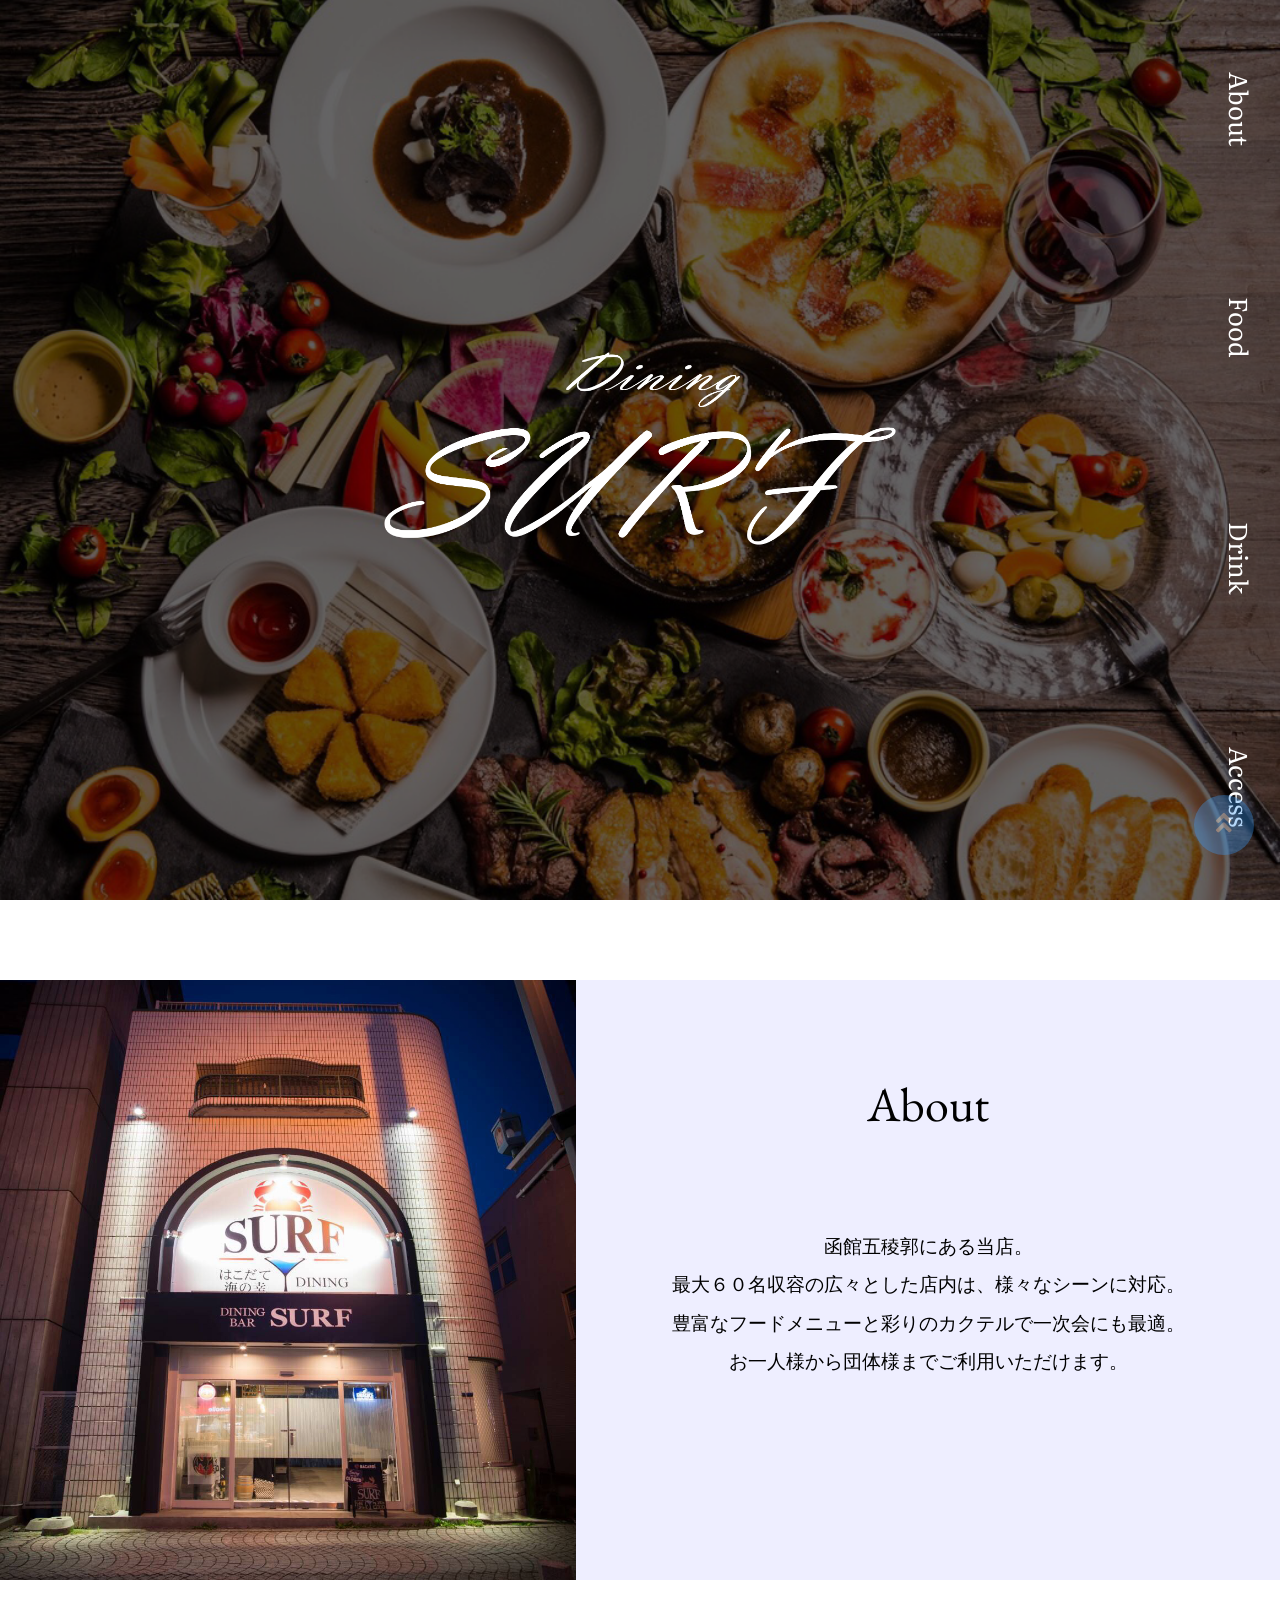
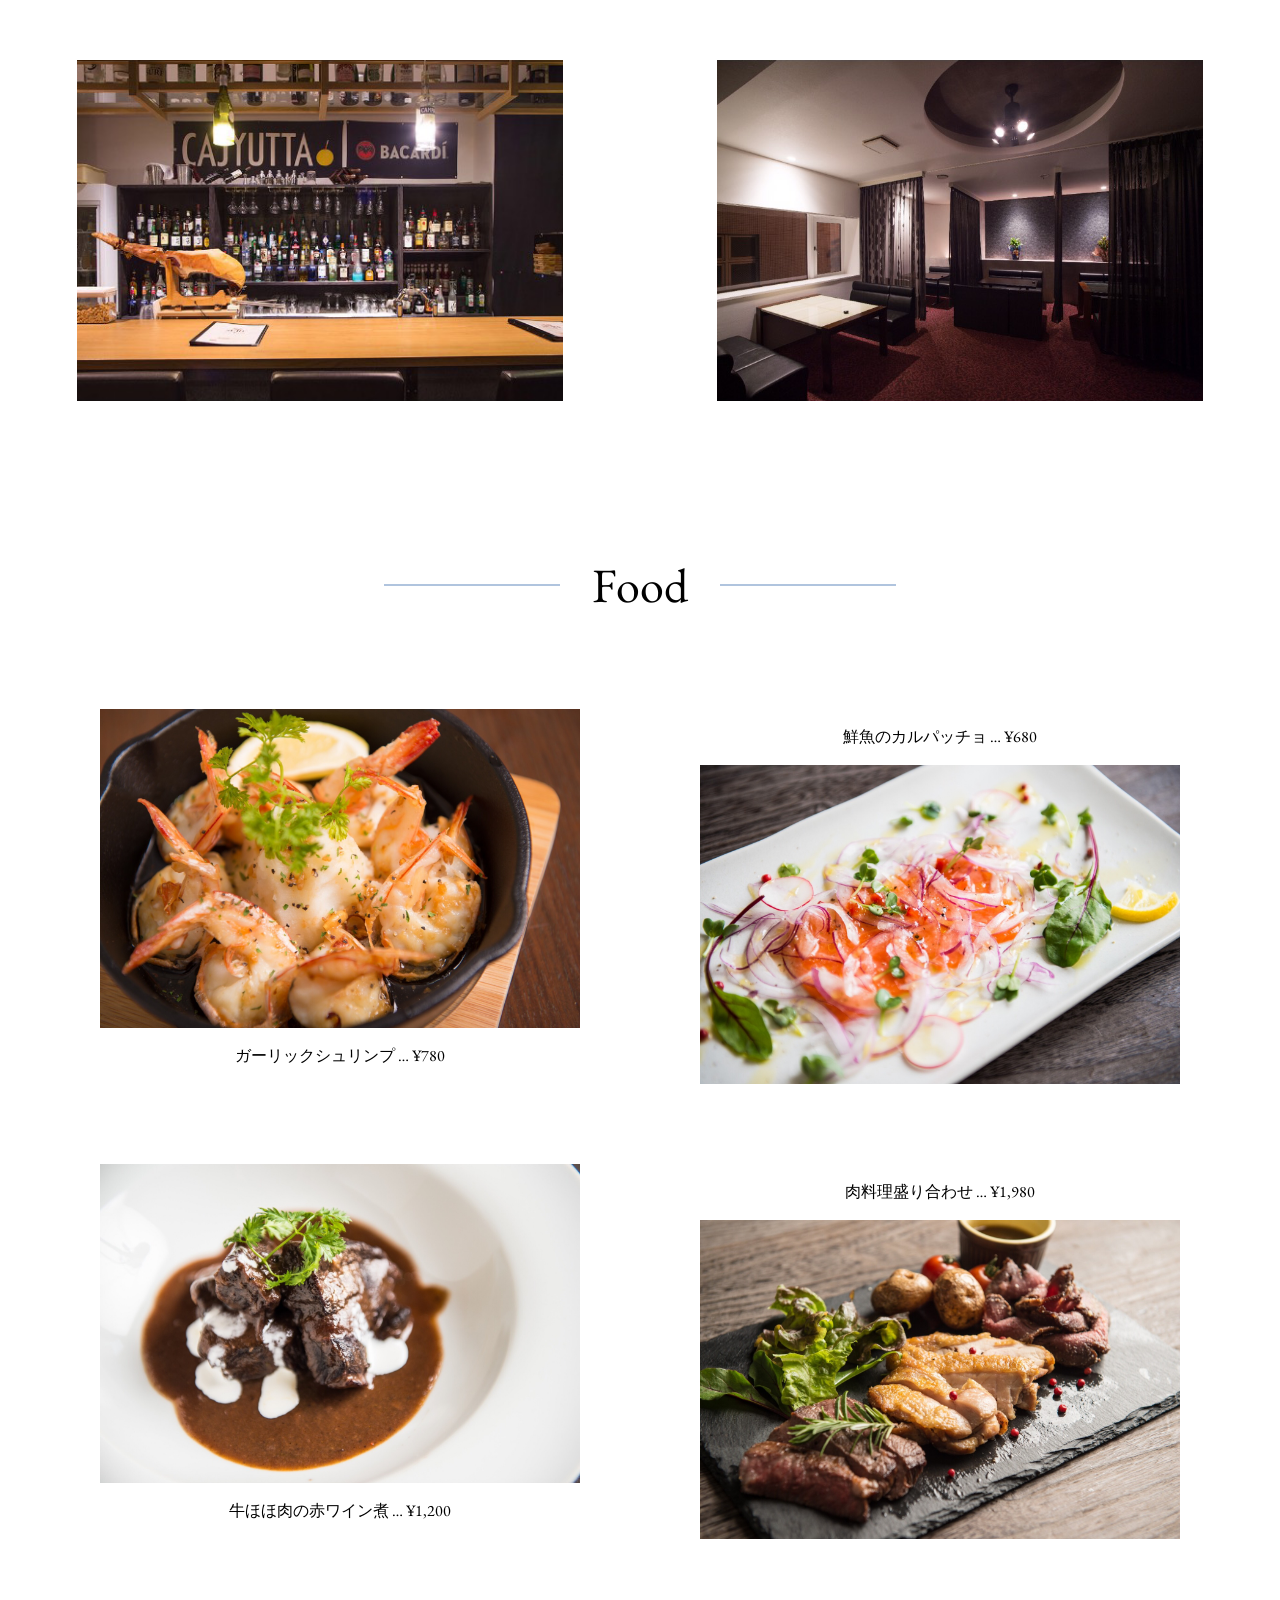
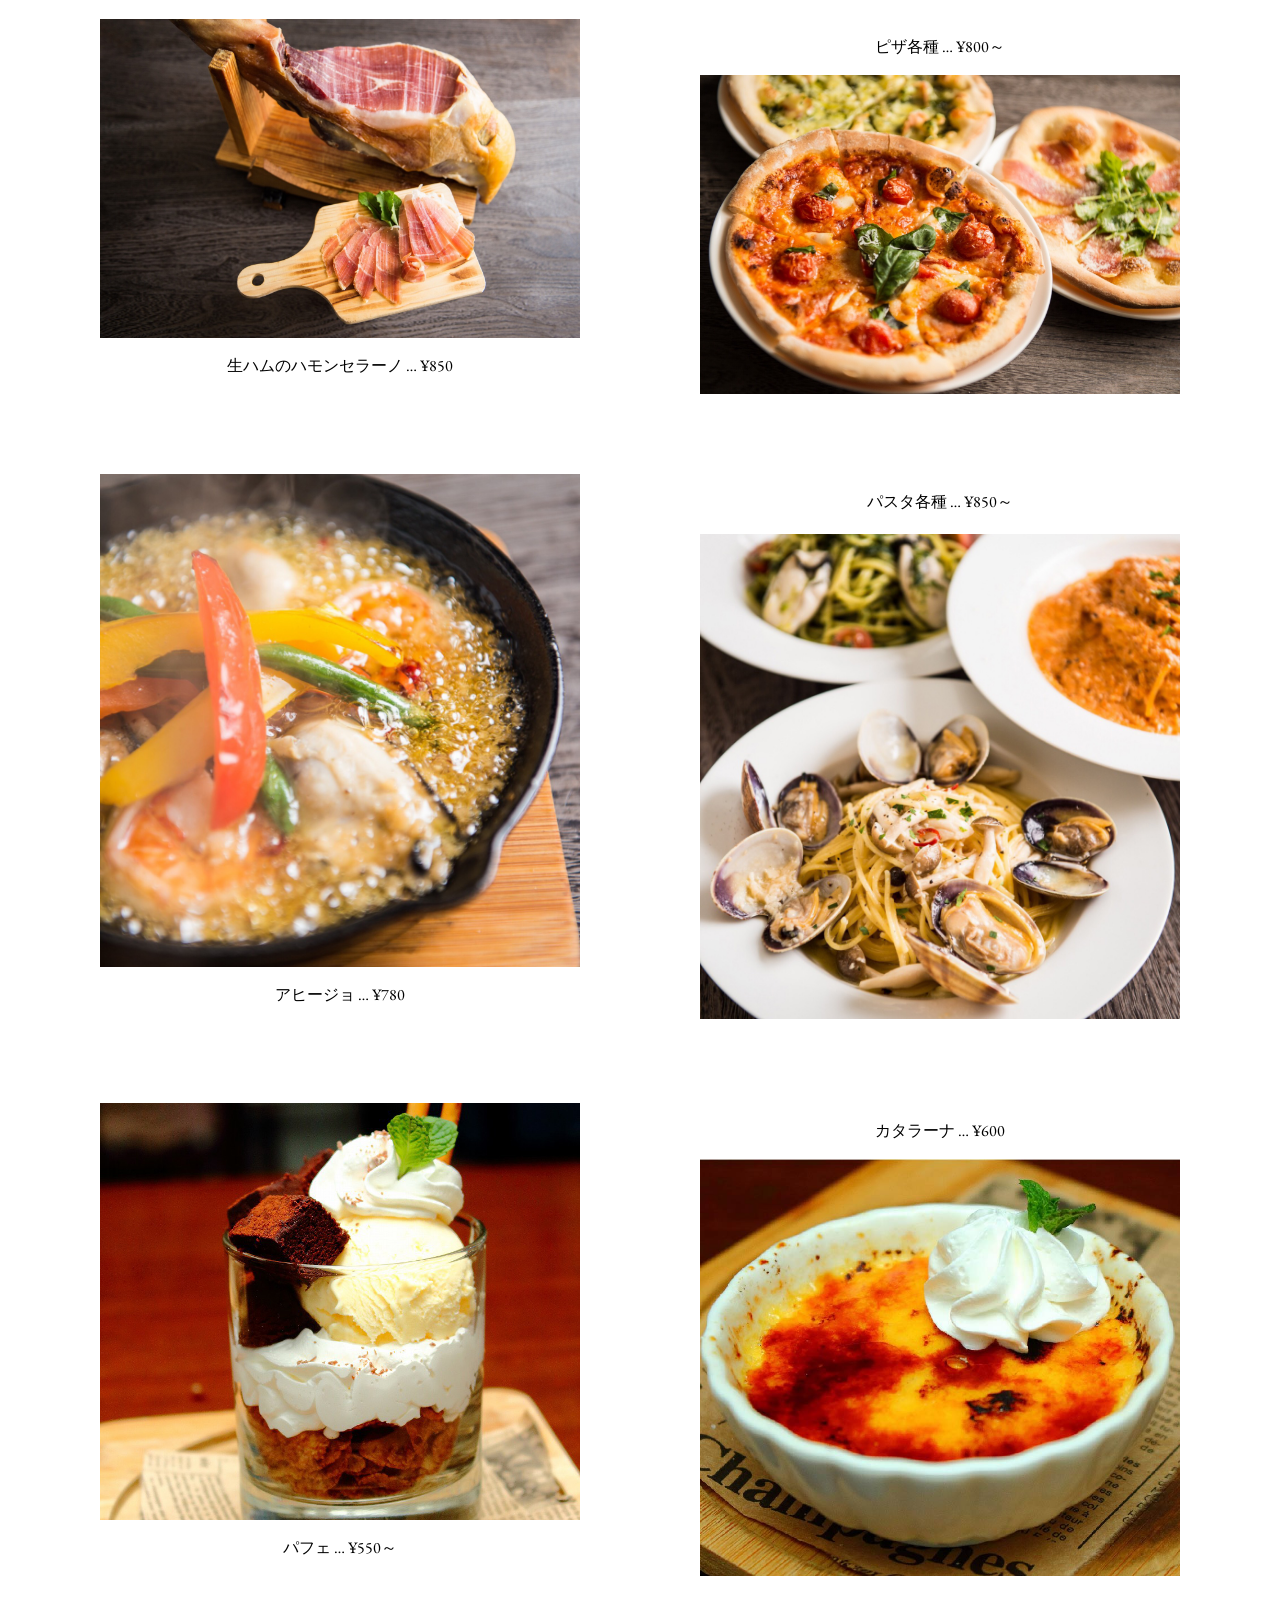
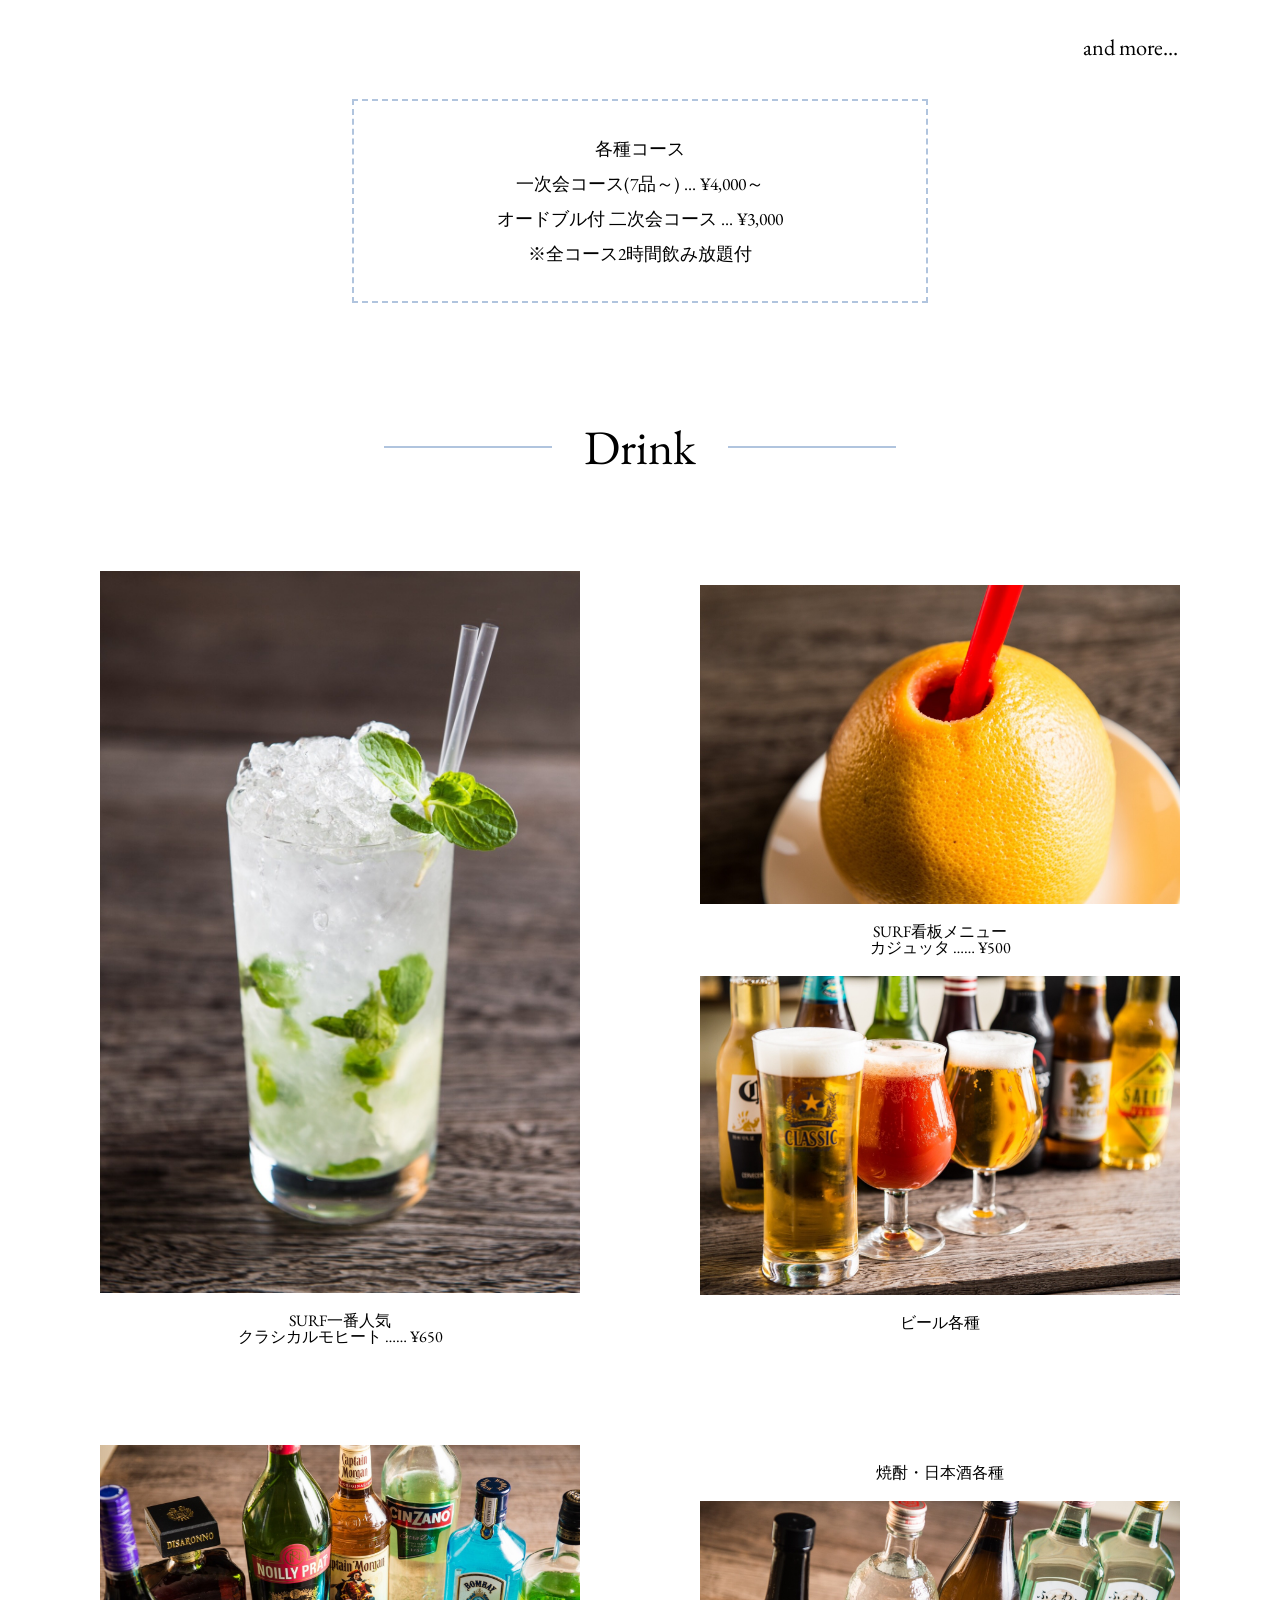
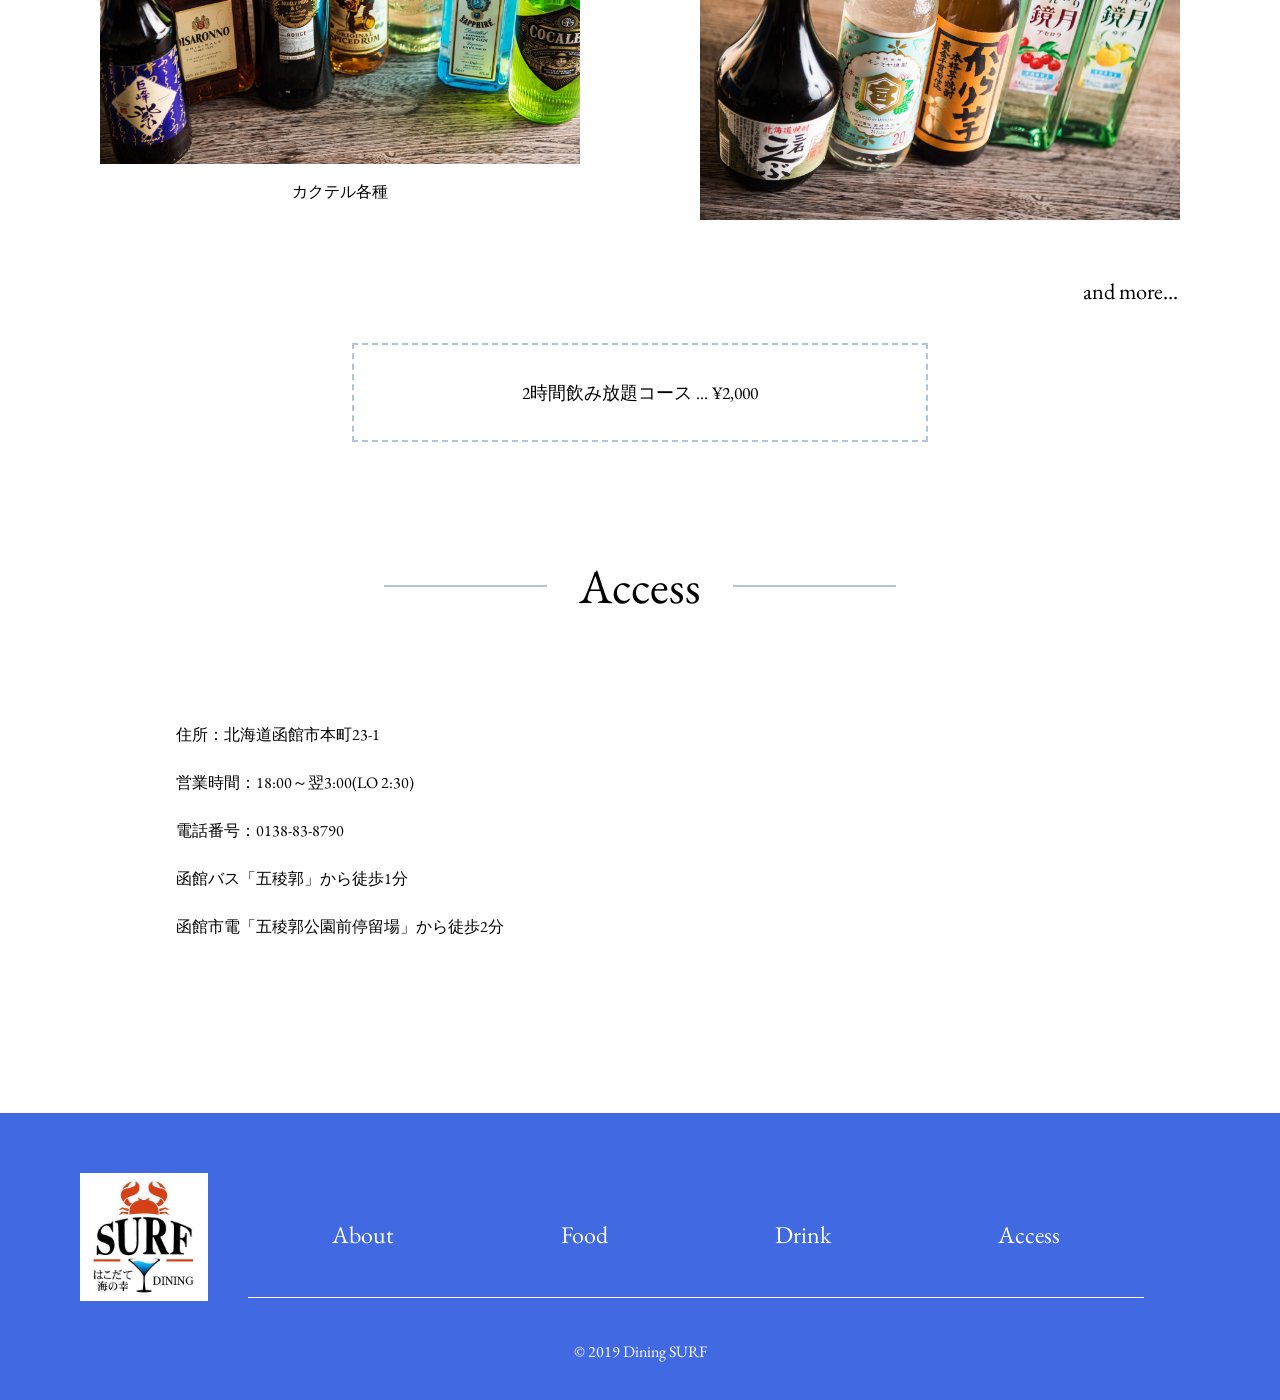
<file: docs/index.html>
<!DOCTYPE html>
<html lang="ja">
  <head>
    <meta charset="utf-8">
    <meta name="title" content="はこだて海の幸Dining SURF">
    <meta name="description" content="函館五稜郭にある当店。最大６０名収容の広々とした店内は、様々なシーンに対応。豊富なフードメニューと彩りのカクテルで一次会にも最適。お一人様から団体様までご利用いただけます。">
    <meta http-equiv="X-UA-Compatible" content="IE=edge, chrome=1" />
    <meta name="viewport" content="width=device-width, initial-scale=1">
    <meta content='函館海の幸Dining SURF, はこだて海の幸Dining SURF, Dining SURF, surf, 函館, 五稜郭, ダイニング サーフ, サーフ, ダイニングバー, BAR, 居酒屋, 海鮮, ディナー, 北海道' name='keywords'>
    <meta property="og:type" content="website">
    <meta property="og:title" content="はこだて海の幸Dining SURF">
    <meta property="og:description" content="函館五稜郭にある当店。最大６０名収容の広々とした店内は、様々なシーンに対応。豊富なフードメニューと彩りのカクテルで一次会にも最適。お一人様から団体様までご利用いただけます。">
    <meta property="og:site_name" content="はこだて海の幸Dining SURF">
    <title>はこだて海の幸Dining SURF</title>
    <link rel="stylesheet" href="css/reset.css">
    <link rel="stylesheet" href="css/common.min.css">
    <link rel="shortcut icon" href="img/logo.jpg">
    <link rel="stylesheet" href="https://use.fontawesome.com/releases/v5.6.4/css/all.css">
    <link href="https://fonts.googleapis.com/css?family=EB+Garamond|Literata:500|Slabo+27px&display=swap" rel="stylesheet">
    <script src="../js/jquery-3.4.1.min.js"></script>
    <script src="js/bgswitcher.js"></script>
    <script src="js/script.js"></script>
  </head>
  <body>
    <header class="header">
      <div class="mobile-head">
        <h1 class="logo"><a href="#"><img class="mobile-logo" src="img/dining-surf.png" alt="dining surf"></a></h1>
        <div class="nav-toggle">
          <div>
            <span></span>
            <span></span>
            <span></span>
          </div>
        </div>
      </div>
      <div class="inner-header" id="top-image">
        <div class="top">
          <img class="top-logo" src="img/dining-surf.png" alt="dining surf">
        </div>
        <nav class="gnav">
          <ul class="gnav__list">
            <li class="gnav__item"><a class="gnav__link" href="#about">About</a></li>
            <li class="gnav__item"><a class="gnav__link" href="#food">Food</a></li>
            <li class="gnav__item"><a class="gnav__link" href="#drink">Drink</a></li>
            <li class="gnav__item"><a class="gnav__link" href="#access">Access</a></li>
          </ul>
        </nav>
      </div>
    </header>
    <main class="main">
      <div class="main-inner">
        <section id="about" class="about">
          <div class="about__title-block scroll-fade-row">
            <img class="about__title-img" src="img/appearance2.jpg" alt="about">
            <div class="about__title-text clear-fix">
              <h1 class="about__title">About</h1>
              <div class="about__text-block">
                <p class="about__text sp-none">函館五稜郭にある当店。<br>
                  最大６０名収容の広々とした店内は、様々なシーンに対応。<br>
                  豊富なフードメニューと彩りのカクテルで一次会にも最適。<br>
                  お一人様から団体様までご利用いただけます。</p>
                <p class="about__text pc-none">函館五稜郭にある当店。<br>
                  最大６０名収容の広々とした<br>
                  店内は、様々なシーンに対応。<br>
                  豊富なフードメニューと彩りの<br>
                  カクテルで一次会にも最適。<br>
                  お一人様から団体様まで<br>
                  ご利用いただけます。</p>
              </div>
            </div>
          </div>
          <div class="about__img-block scroll-fade-row">
            <div class="about__img-cap">
              <img class="about__img" src="img/counter.png" alt="1Fカウンター">
              <div class="mask">
                <div class="caption"><p>1Fカウンター<br>広く落ち着いたカウンターは全7席。</p></div>
              </div>
            </div>
            <div class="about__img-cap">
              <img class="about__img" src="img/second-floor.png" alt="2Fソファ席">
              <div class="mask">
                <div class="caption"><p>2Fソファ席<br>半個室の2Fはソファでゆったり。</p></div>
              </div>
            </div>
          </div>
          </div>
        </section>
        <section id="food" class="food">
          <h1 class="food__title">Food</h1>
          <div class="food__img-block">
            <div class="food__menu-1 scroll-fade-row">
              <img class="food__img" src="img/garlic-shrimp.jpg" alt="ガーリックシュリンプ">
              <p class="food__text">ガーリックシュリンプ  … ¥780</p>
            </div>
            <div class="food__menu-2 scroll-fade-row">
              <p class="food__text">鮮魚のカルパッチョ  … ¥680</p>
              <img class="food__img" src="img/carpaccio.jpg" alt="鮮魚のカルパッチョ">
            </div>
            <div class="food__menu-1 scroll-fade-row">
              <img class="food__img" src="img/beaf-redwine.jpg" alt="牛ほほ肉の赤ワイン煮">
              <p class="food__text">牛ほほ肉の赤ワイン煮  … ¥1,200</p>
            </div>
            <div class="food__menu-2 scroll-fade-row">
              <p class="food__text">肉料理盛り合わせ  … ¥1,980</p>
              <img class="food__img" src="img/meat-platter.jpg" alt="肉料理盛り合わせ">
            </div>
            <div class="food__menu-1 scroll-fade-row">
              <img class="food__img" src="img/hamu.jpg" alt="生ハムのハモンセラーノ">
              <p class="food__text">生ハムのハモンセラーノ  … ¥850</p>
            </div>
            <div class="food__menu-2 scroll-fade-row">
              <p class="food__text">ピザ各種  … ¥800～</p>
              <img class="food__img" src="img/pizza-img.jpg" alt="ピザ">
            </div>
            <div class="food__menu-1 scroll-fade-row">
              <img class="food__img" src="img/ahijo2.jpg" alt="アヒージョ">
              <p class="food__text">アヒージョ  … ¥780</p>
            </div>
            <div class="food__menu-2 scroll-fade-row">
              <p class="food__text">パスタ各種  … ¥850～</p>
              <img class="food__img" src="img/pasta-img2.jpg" alt="パスタ">
            </div>
            <div class="food__menu-1 scroll-fade-row">
              <img class="food__img" src="img/pafe-chocolat2.jpg" alt="パフェ・ショコラ">
              <p class="food__text">パフェ  … ¥550～</p>
            </div>
            <div class="food__menu-2 scroll-fade-row">
              <p class="food__text">カタラーナ  … ¥600</p>
              <img class="food__img" src="img/catalana2.jpg" alt="カタラーナ">
            </div>
            <div class="and-more scroll-fade-row">
              <p>and more...</p>
            </div>
          </div>
          <div class="food__course scroll-fade-row">
            <p>各種コース</p>
            <p>一次会コース(7品～) … ¥4,000～<br>
            オードブル付 二次会コース … ¥3,000<br>
            <div class="food__caption">
              <p>※全コース2時間飲み放題付</p>
            </div>
        </section>
        <section id="drink" class="drink">
          <h1 class="drink__title  scroll-fade">Drink</h1>
          <div class="drink__img-block">
            <div class="drink__menu scroll-fade-row">
              <img class="drink__img" src="img/classical-mojito.jpg" alt="クラシカルモヒート">
              <p class="drink__text">SURF一番人気<br>クラシカルモヒート  …… ¥650</p>
            </div>
            <div class="drink__menu drink-sp scroll-fade-row">
              <div class="drink__menu-2">
                <img class="drink__img" src="img/cajetta.jpg" alt="カジュッタ">
                <p class="drink__text">SURF看板メニュー<br>カジュッタ  …… ¥500</p>
              </div>
              <div class="drink__menu-3">
                <img class="drink__img" src="img/bear-img.jpg" alt="ビール各種">
                <p class="drink__text">ビール各種</p>
              </div>
            </div>
            <div class="drink__menu-4 scroll-fade-row">
              <img class="drink__img" src="img/cocktail-img.jpg" alt="カクテル各種">
              <p class="drink__text">カクテル各種</p>
            </div>
            <div class="drink__menu column-reverse scroll-fade-row">
              <img class="drink__img" src="img/shochu-nihonshu.jpg" alt="焼酎・日本酒各種">
              <p class="drink__text">焼酎・日本酒各種</p>
            </div>
            <div class="and-more scroll-fade-row">
              <p>and more...</p>
            </div>
          </div>
          <div class="drink__course scroll-fade-row">
            <p>2時間飲み放題コース … ¥2,000
          </div>
        </section>
        <section id="access" class="access">
          <h1 class="access__title">Access</h1>
          <div class="access__content scroll-fade-row">
            <div class="access__text-block">
              <ul class="access__list">
                <li class="access__list-item">住所：北海道函館市本町23-1</li>
                <li class="access__list-item">営業時間：18:00～翌3:00(LO 2:30)</li>
                <li class="access__list-item">電話番号：0138-83-8790</li>
                <li class="access__list-item">函館バス「五稜郭」から徒歩1分</li>
                <li class="access__list-item">函館市電「五稜郭公園前停留場」から徒歩2分</li>
              </ul>
            </div>
            <div class="access__map">
              <iframe src="https://www.google.com/maps/embed?pb=!1m18!1m12!1m3!1d2974.7671126579726!2d140.74976926497138!3d41.79023242888813!2m3!1f0!2f0!3f0!3m2!1i1024!2i768!4f13.1!3m3!1m2!1s0x5f9ef4703f0faaab%3A0xd9fdab8cd891468f!2z5rW344Gu5bm4RElOSU5HIFNVUkY!5e0!3m2!1sja!2sjp!4v1562947714592!5m2!1sja!2sjp" width="90%" height="380px" frameborder="0" style="border:0" allowfullscreen></iframe>
            </div>
          </div>
        </section>
      </div>
    </main>
    <footer class="footer">
      <div class="footer-inner">
        <div class="footer__content">
          <a href="#"><img class="logo-img" src="img/logo.jpg" alt=""></a>
          <nav class="ft-nav">
            <ul class="ft-nav__list">
              <li class="ft-nav__item"><a class="ft-nav__link" href="#about">About</a></li>
              <li class="ft-nav__item"><a class="ft-nav__link" href="#food">Food</a></li>
              <li class="ft-nav__item"><a class="ft-nav__link" href="#drink">Drink</a></li>
              <li class="ft-nav__item"><a class="ft-nav__link" href="#access">Access</a></li>
            </ul>
          </nav>
        </div>
        <p class="footer__cp"><small>&copy; 2019 Dining SURF</small></p>
      </div>
    </footer>
    <div id="page_top"><a href="#"></a></div>
  </body>
</html>
</file>
<file: docs/css/common.min.css>
﻿body{box-sizing:border-box}a{color:inherit;text-decoration:none}.mobile-head{display:none}.nav-toggle{display:none}.inner-header{width:100%;height:100vh;background:url("../img/top-img1.png") center center/cover no-repeat fixed;-webkit-background-size:cover;-moz-background-size:cover;-ms-background-size:cover;-o-background-size:cover;position:relative}#svg-animation .cls{fill:none;stroke:#fff;stroke-width:20;stroke-miterlimit:10;stroke-linecap:round;stroke-linejoin:round;stroke-dasharray:1500;stroke-dashoffset:1500}.top{position:absolute;top:50%;left:50%;transform:translate(-50%, -50%)}.top-logo{width:40vw}.gnav{color:#fff;height:inherit;font-size:1.6rem;display:flex;justify-content:flex-end;font-family:'Literata', serif}.gnav__list{list-style:none;display:flex;flex-direction:column;justify-content:space-around}.gnav__item{transform:rotate(90deg)}.gnav__link{position:relative;display:inline-block}.gnav__link::after{content:'';position:absolute;bottom:-8px;left:0;width:100%;height:2px;background:#fff;transform:scale(0, 1);transform-origin:center top;transition:transform .5s}.gnav__link:hover::after{transform:scale(1, 1)}#page_top{width:60px;height:60px;position:fixed;right:2%;bottom:5%;background:#3f98ef;opacity:0.8;border-radius:50%;z-index:2}#page_top a{position:relative;display:block;width:60px;height:60px;text-decoration:none}#page_top a::before{font-family:'Font Awesome 5 Free';font-weight:900;content:'\f102';font-size:25px;color:#fff;position:absolute;width:25px;height:25px;top:-5px;bottom:0;right:0;left:0;margin:auto;text-align:center}.about,.food,.drink,.access{margin:80px auto;font-family:'EB Garamond', serif}.about__title-block{display:flex;background-color:#eef;height:600px}.about__title-img{width:45%}.about__title-text{margin:0 auto}.about__title,.food__title,.drink__title{font-size:3rem;text-align:center;padding:40px;margin:60px auto;font-weight:lighter;display:flex;align-items:center;justify-content:center;width:40%}.food__title::before,.food__title::after,.drink__title::before,.drink__title::after,.access__title::before,.access__title::after{content:'';border-top:2px solid #b0c4de;flex-grow:1}.food__title::before,.drink__title::before,.access__title::before{margin-right:2rem}.food__title::after,.drink__title::after,.access__title::after{margin-left:2rem}.about__text-block{margin:60px 20px 50px 20px}.about__text,.food__text,.drink__text,.access__text{text-align:center}.about__text{font-size:1.2rem;font-weight:lighter;line-height:2.4rem}.pc-none{display:none}.food__course,.drink__course{margin:0 auto 10px;text-align:center;line-height:2;font-size:1.1rem;border:dashed 2px #b0c4de;padding:30px;width:40%}.about__img-block{display:flex;justify-content:space-around;margin:80px 0 120px}.about__img-cap{width:38%;overflow:hidden;position:relative}.about__img-cap .caption{text-align:center;font-size:1.4rem;color:#fff;font-family:游明朝,"Yu Mincho",YuMincho,"Hiragino Mincho ProN","Hiragino Mincho Pro",HGS明朝E,メイリオ,Meiryo,serif}.about__img-cap .caption p{line-height:2.0}.about__img-cap .mask{width:100%;height:100%;position:absolute;top:0;left:0;opacity:0;background-color:rgba(0,0,0,0.5);-webkit-transition:all 0.6s ease;transition:all 0.6s ease}.about__img-cap:hover .mask{opacity:1;padding-top:100px}.about__img{width:100%;height:100%}.food__img-block,.drink__img-block{display:flex;justify-content:flex-start;flex-wrap:wrap;margin:0 40px}.food__menu-1,.food__menu-2,.drink__menu,.drink__menu-4{width:50%;margin-bottom:80px;display:flex;flex-direction:column;justify-content:center}.column-reverse{flex-direction:column-reverse}.drink__menu-2,.drink__menu-3{width:100%;display:flex;flex-direction:column;justify-content:center}.food__img,.drink__img{width:80%;margin:auto}.food__text,.drink__text{margin:20px 0}.and-more{margin:-20px 62px 40px auto;text-align:right;display:block}.and-more p{font-size:1.4rem}.access__title{font-size:3rem;text-align:center;padding:40px;margin:40px auto 0 auto;font-weight:lighter;display:flex;justify-content:center;align-items:center;width:40%}.access__content{display:flex;align-items:center;margin:0 40px}.access__text-block{margin:0 auto}.access__list{list-style:none;line-height:3rem;padding-bottom:20px}.access__map{width:50%}.footer{background-color:#4169e1;color:#fff;padding:60px 40px 40px;display:flex;flex-direction:column;font-family:'EB Garamond', serif}.footer-inner{margin:0 40px}.footer__content{display:flex}.logo-img{width:10vw;margin-right:40px;background:#fff}.ft-nav{width:80%;margin:40px 0 auto;border-bottom:1.5px solid #fff}.ft-nav__list{display:flex;justify-content:space-around;padding-bottom:40px}.ft-nav__item{font-size:1.5rem;margin:10px 40px}.ft-nav__link{position:relative;display:inline-block}.ft-nav__link::after{content:'';position:absolute;bottom:-8px;left:0;width:100%;height:2px;background:#fff;transform:scale(0, 1);transform-origin:center top;transition:transform .5s}.ft-nav__link:hover::after{transform:scale(1, 1)}.footer__cp{text-align:center;margin-top:40px}@media screen and (min-width: 1500px){.about__title-block{height:800px}.about__title{margin-top:120px;margin-bottom:0}.about__text-block{margin:60px 120px 120px}.about__text{line-height:2.8rem;font-size:1.6rem}.food__text,.drink__text{font-size:1.4rem}.and-more{margin-right:100px}.and-more p{font-size:1.6rem}}@media screen and (min-width: 616px) and (max-width: 1023px){body{font-size:1.2rem}.sp-none{display:none}.pc-none{display:block}.mobile-head{position:fixed;display:flex;justify-content:space-between;width:100%;height:11vh;background:rgba(65,105,225,0.9);z-index:100}.mobile-head .mobile-logo{height:8vh;margin:1vh 0 0 1vh}.nav-toggle,.nav-toggle span{display:inline-block;transition:all .4s;box-sizing:border-box}.nav-toggle{display:block;margin:auto 10px auto auto;width:50px;height:36px;position:relative;cursor:pointer}.nav-toggle span{position:absolute;width:100%;height:4px;background:#fff;border-radius:4px}.nav-toggle span:nth-of-type(1){top:0}.nav-toggle span:nth-of-type(2){top:16px}.nav-toggle span:nth-of-type(3){bottom:0}.nav-toggle .active span:nth-of-type(1){-webkit-transform:translateY(16px) rotate(-225deg);transform:translateY(16px) rotate(-225deg)}.nav-toggle .active span:nth-of-type(2){-webkit-transform:translateY(0) rotate(225deg);transform:translateY(0) rotate(225deg)}.nav-toggle .active span:nth-of-type(3){opacity:0;-webkit-transform:translateY(0) rotate(-225deg);transform:translateY(0) rotate(-225deg)}.gnav{overflow:hidden;margin-top:9.9vh;justify-content:center;width:100%;position:fixed;opacity:1;z-index:40;background:rgba(225,225,225,0.9);color:#222;transform:translateX(1000px);transition:all 0.6s ease}.gnav .gnav__list{height:80vh}.gnav .gnav__list .gnav__item{font-size:1.8rem;transform:rotate(0)}.gnav__link::after{content:'';display:none}.open{transition:all 0.6s ease;transform:translateX(0)}.top-logo{width:60vw}.about,.food,.drink,.access{margin:-50px auto 40px;font-family:'EB Garamond', serif;padding-top:50px}.about{margin-top:30px}.about__title{margin-top:40px;margin-bottom:0;margin-left:0;padding-bottom:0;padding-left:36px;text-align:left}.about__title-block{height:500px}.about__text-block{margin-top:40px;margin-bottom:40px;padding-left:20px}.about__text{text-align:left}.about__title-img{height:auto}.about__img-block{margin:60px auto 10px;display:flex}.about__img-cap{width:40%;margin:10px auto}.about__img-cap .caption{font-size:1.0rem;color:#000}.about__img-cap .caption p{line-height:1.5}.about__img-cap .mask{position:static;opacity:1;background-color:rgba(0,0,0,0)}.about__img-cap:hover .mask{opacity:1;padding-top:0}.about__img{width:100%;height:70%;margin:1rem 0}.food__img-block,.drink__img-block{display:block;margin:0}.food,.drink{margin:0 4rem}.food__menu-1,.food__menu-2,.drink__menu{width:95%;margin:0 0 3rem;font-size:1.2rem;display:flex;flex-direction:row;align-items:center}.food__menu-1{justify-content:flex-start}.food__menu-1 .food__text{margin-left:40px}.food__menu-2{justify-content:flex-end}.food__menu-2 .food__text{margin-right:40px}.and-more{margin-right:40px}.drink__menu{justify-content:flex-start}.drink__menu .drink__text{margin-left:60px}.drink-sp{display:flex;flex-direction:column}.drink__menu-2{display:flex;flex-direction:row-reverse;align-items:center;margin-bottom:3rem;justify-content:flex-start}.drink__menu-2 .drink__img{width:52%;margin-right:-32px}.drink__menu-2 .drink__text{margin:0 60px 0 0}.drink__menu-3{display:flex;align-items:center;flex-direction:row;justify-content:flex-start;margin-bottom:0}.drink__menu-4{display:flex;flex-direction:row-reverse;align-items:center;justify-content:flex-start;margin-bottom:40px}.drink__menu-4 .drink__text{margin-right:60px}.food__img,.drink__img{width:50%;margin:0}.drink__text{margin:0}.food__course,.drink__course{width:60vw;padding:20px}.access__title{font-size:3rem;text-align:center;padding-top:0;padding-bottom:40px;font-weight:lighter}.access__content{display:flex;justify-content:center;margin-bottom:80px}.access__text-block{margin:0 auto}.access__list{list-style:none;line-height:2.3rem;font-size:1.0rem;padding-bottom:20px;margin-left:40px}.access__map{width:70%;padding-left:2.3rem}.footer{background-color:#4169e1;color:#fff;padding:40px 20px;display:flex;flex-direction:column;font-family:'EB Garamond', serif}.footer-inner{margin:0 10px}.footer__content{display:flex}.logo-img{width:70%;margin:20px 20px 0 0}.ft-nav{width:80%;margin:20px 0 auto;border-bottom:1.5px solid #fff}.ft-nav__list{flex-direction:column}.ft-nav__list .ft-nav__link::after{content:'';display:none}.ft-nav__item{text-align:center}}@media only screen and (max-width: 615px){body{font-size:1.2rem}.inner-header{background-attachment:scroll}.sp-none{display:none}.pc-none{display:block}.mobile-head{position:fixed;display:flex;justify-content:space-between;width:100%;height:11vh;background:rgba(65,105,225,0.9);z-index:100}.mobile-head .mobile-logo{height:8vh;margin:1vh 0 0 1vh}.nav-toggle,.nav-toggle span{display:inline-block;transition:all .4s;box-sizing:border-box}.nav-toggle{display:block;margin:auto 10px auto auto;width:40px;height:32px;position:relative;cursor:pointer}.nav-toggle span{position:absolute;width:100%;height:4px;background:#fff;border-radius:4px}.nav-toggle span:nth-of-type(1){top:0}.nav-toggle span:nth-of-type(2){top:14px}.nav-toggle span:nth-of-type(3){bottom:0}.nav-toggle .active span:nth-of-type(1){-webkit-transform:translateY(20px) rotate(-225deg);transform:translateY(14px) rotate(-225deg)}.nav-toggle .active span:nth-of-type(2){-webkit-transform:translateY(0) rotate(225deg);transform:translateY(0) rotate(225deg)}.nav-toggle .active span:nth-of-type(3){opacity:0;-webkit-transform:translateY(0) rotate(-225deg);transform:translateY(0) rotate(-225deg)}.gnav{overflow:hidden;margin-top:9.9vh;justify-content:center;width:100%;position:fixed;opacity:1;z-index:40;background:rgba(225,225,225,0.9);color:#222;transform:translateX(1000px);transition:all 0.6s ease}.gnav .gnav__list{height:80vh}.gnav .gnav__list .gnav__item{font-size:1.8rem;transform:rotate(0)}.gnav__link::after{content:'';display:none}.open{transition:all 0.6s ease;transform:translateX(0)}.top-logo{width:60vw}.about,.food,.drink,.access{margin:-50px auto 40px;font-family:'EB Garamond', serif;padding-top:50px}.about{margin-top:30px}.about__title-block{background:#fff;position:relative}.about__title-img{position:absolute;top:8rem;width:80%}.about__title,.food__title,.drink__title{padding-top:10px;padding-bottom:20px;margin:10px auto;width:70%}.about__title::before,.about__title::after{content:'';border-top:2px solid #b0c4de;flex-grow:1}.about__title::before{margin-right:2rem}.about__title::after{margin-left:2rem}.about__title{height:50px}.about__title-text{display:block;width:100%;margin-top:20px;margin-right:0}.about__text-block{margin:200px 0 0 0;background:rgba(60,60,60,0.8);padding:5% 2%;width:80%;float:right}.clear-fix::after{content:'';display:block;clear:both}.about__text{font-size:1.1rem;line-height:2.0;color:#fff}.about__img-block{margin:60px auto 10px;display:flex;flex-direction:column}.about__img-cap{width:73%;margin:10px auto}.about__img-cap .caption{font-size:1.0rem;color:#000}.about__img-cap .caption p{line-height:1.5}.about__img-cap .mask{position:static;opacity:1;background-color:rgba(0,0,0,0)}.about__img-cap:hover .mask{opacity:1;padding-top:0}.about__img{width:100%;height:100%;margin:1rem 0}.food,.drink{margin:0 10px}.food__img-block,.drink__img-block{display:block;margin:0}.food__menu-1,.food__menu-2,.drink__menu{width:95%;margin:0 0.5rem 3rem;font-size:0.9rem;display:flex;flex-direction:row;align-items:center}.food__menu-1{justify-content:flex-start}.food__menu-1 .food__text{margin-left:10px}.food__menu-2{justify-content:flex-end}.food__menu-2 .food__text{margin-right:10px}.and-more{margin-right:20px}.drink__menu{justify-content:flex-start}.drink__menu .drink__text{margin-left:10px}.drink-sp{display:flex;flex-direction:column}.drink__menu-2{display:flex;flex-direction:row-reverse;align-items:center;margin-bottom:3rem;justify-content:flex-start}.drink__menu-2 .drink__img{width:52%}.drink__menu-2 .drink__text{margin:0 10px 0 0}.drink__menu-3{display:flex;align-items:center;flex-direction:row;justify-content:flex-start;margin-bottom:0}.drink__menu-3 .drink__text{margin-left:10px}.drink__menu-4{display:flex;flex-direction:row-reverse;align-items:center;justify-content:flex-start;margin-bottom:40px;width:100%;font-size:0.9rem}.drink__menu-4 .drink__text{margin-right:10px}.drink__menu-4 .drink__img{margin-right:8px}.food__img,.drink__img{width:50%;margin:0}.food__text,.drink__text{margin:0}.food__course,.drink__course{width:80vw;padding:20px}.access__title{font-size:3rem;text-align:center;padding-top:0;padding-bottom:40px;font-weight:lighter;width:70%}.access__content{display:flex;flex-direction:column;justify-content:center}.access__text-block{margin:0 auto}.access__list{list-style:none;line-height:2.3rem;font-size:1.0rem;padding-bottom:20px}.access__map{width:90%;padding-left:2.3rem}.footer{background-color:#4169e1;color:#fff;padding:40px 20px;display:flex;flex-direction:column;font-family:'EB Garamond', serif}.footer-inner{margin:0 10px}.footer__content{display:flex}.logo-img{width:88%;margin:20px 20px 0 0}.ft-nav{width:80%;margin:20px 0 auto;border-bottom:1.5px solid #fff}.ft-nav__list{flex-direction:column}.ft-nav__list .ft-nav__link::after{content:'';display:none}.ft-nav__item{text-align:center}}
</file>
